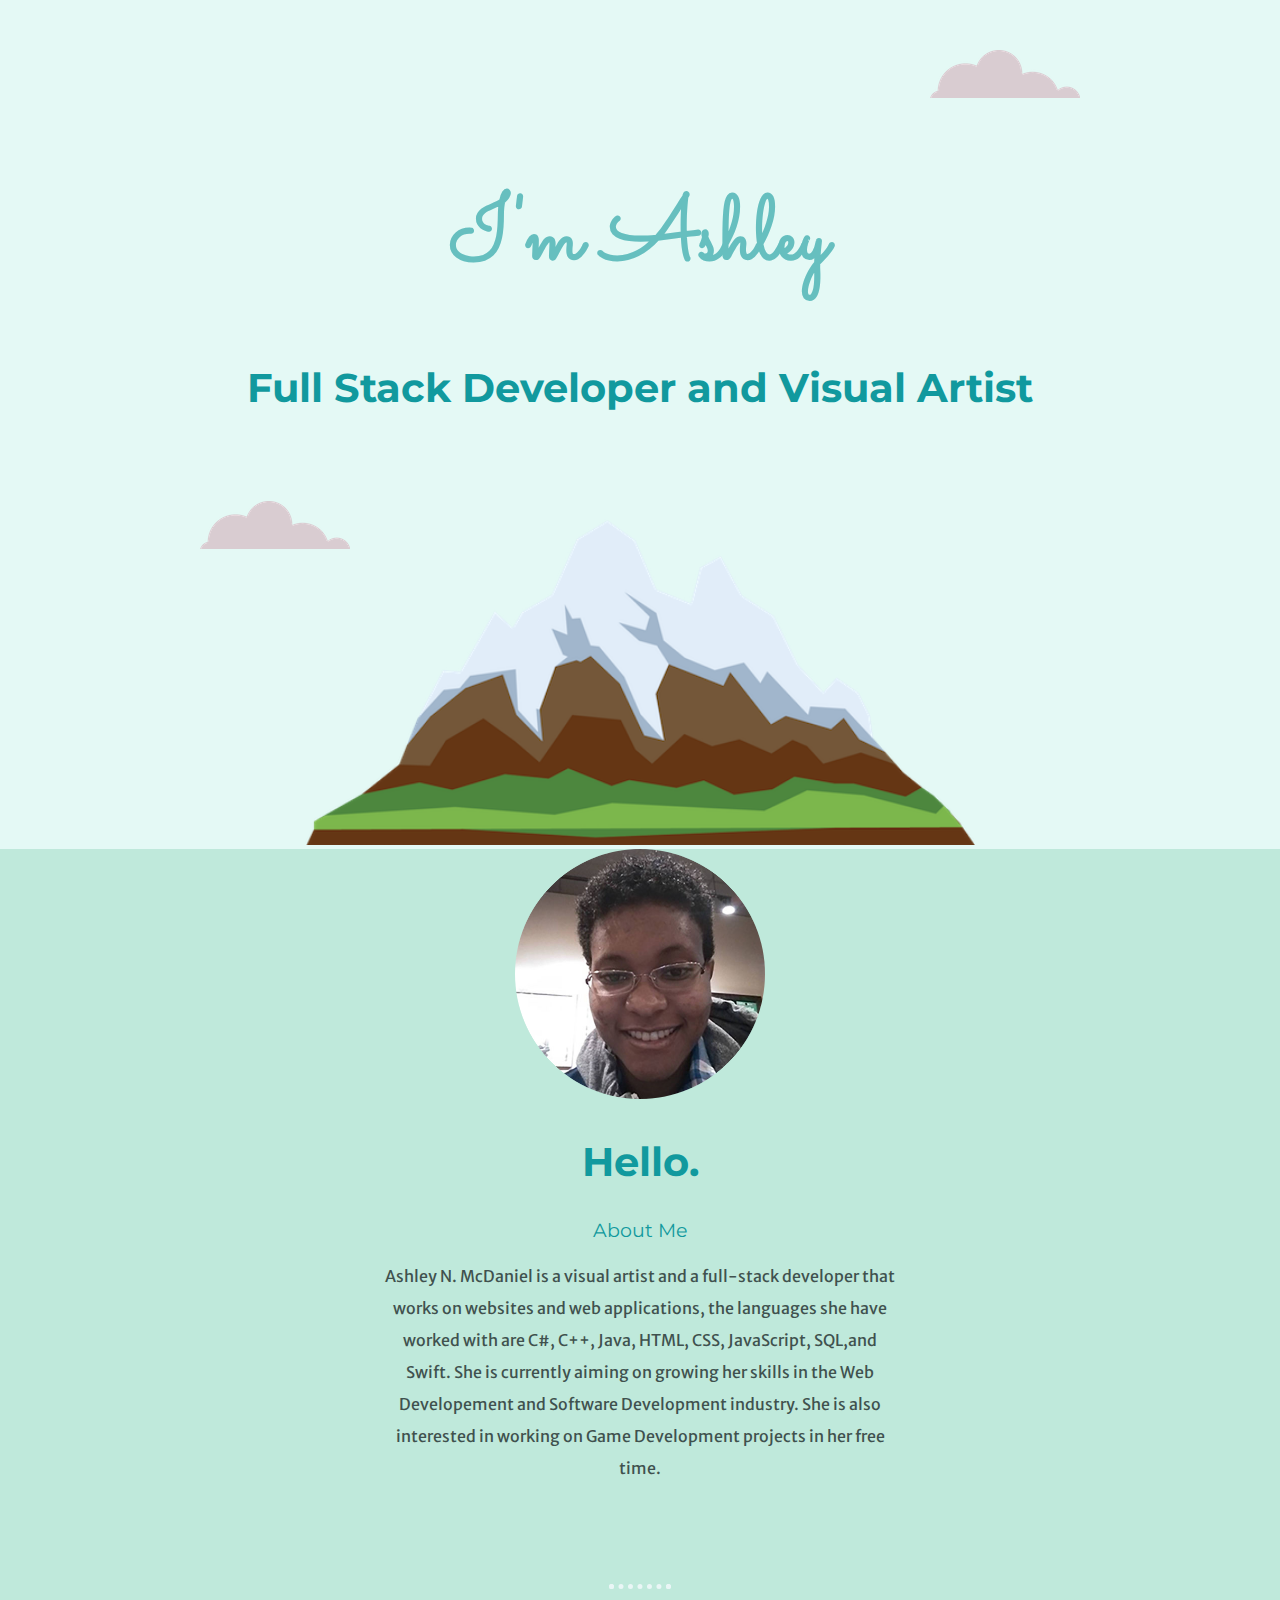
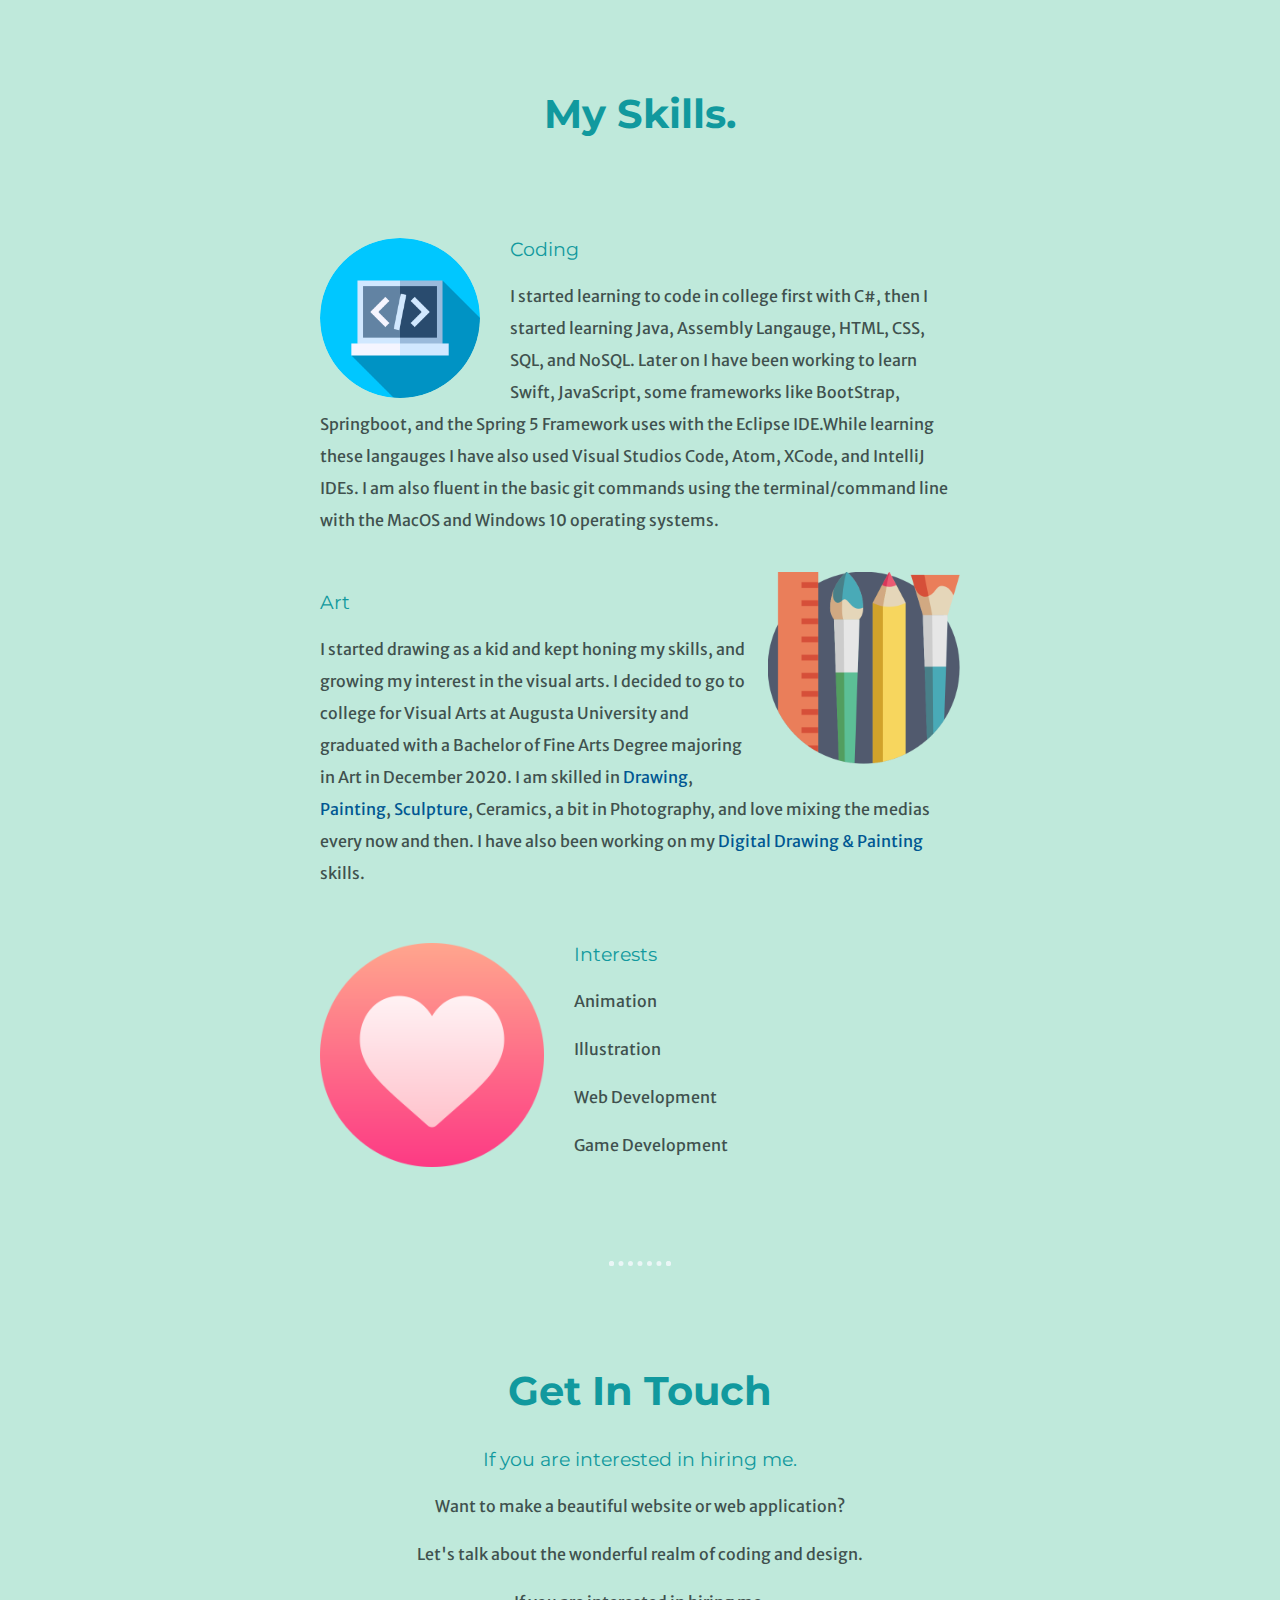
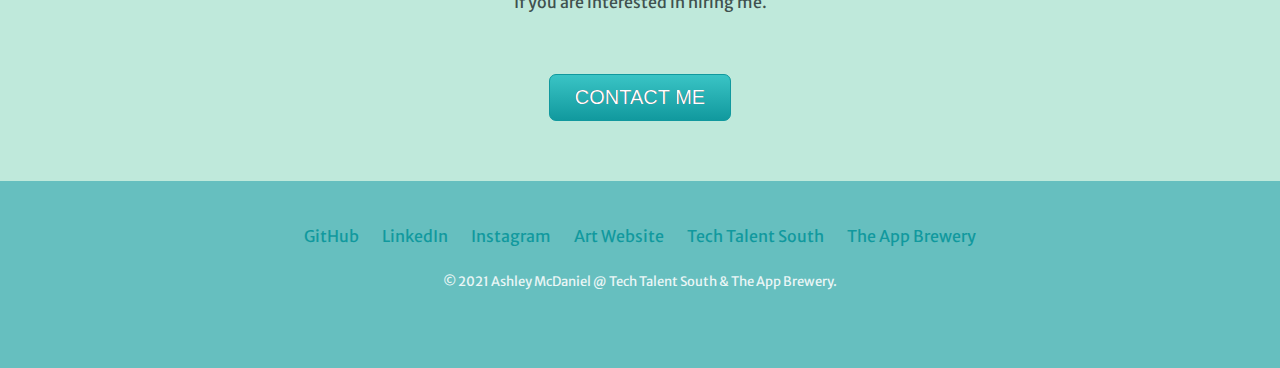
<file: index.html>
<!DOCTYPE html>
<html lang="en" dir="ltr">

<head>
  <meta charset="utf-8">
  <title>Ashley McDaniel</title>
  <link rel="stylesheet" type="text/css" href="css/styles.css">
  <!--Added an icon for tab-->
  <link rel="icon" href="images/favicon.ico">

  <!--Embedded font links-->
  <link rel="preconnect" href="https://fonts.googleapis.com">
  <link rel="preconnect" href="https://fonts.gstatic.com" crossorigin>
  <link href="https://fonts.googleapis.com/css2?family=Merriweather+Sans:wght@300&family=Montserrat&family=Sacramento&display=swap" rel="stylesheet">
</head>

<body>
  <div class="top-div">
    <img class="top-cloud" src="images/cloud.png" alt="Cloud">
    <h1>I'm Ashley</h1>
    <h2 id="font-weight-top">Full <span>Stack Developer</span> and Visual Artist</h2>
    <img class="bottom-cloud" src="images/cloud.png" alt="Cloud">
    <img class="mountain" src="images/mountain.png" alt="mountain">
  </div>

  <div class="middle-container">
    <div class="profile">
      <img class="photo" src="images/Ashley_McDaniel_circle_crop.png" alt="Image of Ashley McDaniel">
      <h2>Hello.</h2>
      <h3>About Me</h3>
      <p id="para-width">Ashley N. McDaniel is a visual artist and a full-stack developer that works
        on websites and web applications, the languages she have worked with are C#, C++,
        Java, HTML, CSS, JavaScript, SQL,and Swift. She is currently aiming on growing her
        skills in the Web Developement and Software Development industry. She is also
        interested in working on Game Development projects in her free time.</p>
    </div>
    <hr>
    <div class="skills">
      <h2>My Skills.</h2>
      <div class="skill-row middle-container">
        <img class="computer" src="images/programming.png" alt="html tagged computer">
        <h3>Coding</h3>
        <p>I started learning to code in college first with C#, then I started learning Java, Assembly Langauge, HTML, CSS, SQL, and NoSQL.
          Later on I have been working to learn Swift, JavaScript, some frameworks like BootStrap, Springboot, and the Spring 5 Framework uses
          with the Eclipse IDE.While learning these langauges I have also used Visual Studios Code, Atom, XCode, and IntelliJ IDEs. I am also
          fluent in the basic git commands using the terminal/command line with the MacOS and Windows 10 operating systems. </p>

        <br>
        <img class="tools" src="images/tools.png" alt="art tools">
        <h3>Art</h3>
        <p>I started drawing as a kid and kept honing my skills, and growing my interest in the visual arts.
          I decided to go to college for Visual Arts at Augusta University and graduated with a Bachelor of
          Fine Arts Degree majoring in Art in December 2020. I am skilled in <a href="https://amcrescentthornartgallery.weebly.com/drawing.html">Drawing</a>,
          <a href="https://amcrescentthornartgallery.weebly.com/painting.html">Painting</a>,
          <a href="https://amcrescentthornartgallery.weebly.com/sculpture--ceramics-gallery.html">Sculpture</a>, Ceramics,
          a bit in Photography, and love mixing the medias every now and then. I have also been working on my
          <a href="https://www.instagram.com/am_crescentthorn_art/">Digital Drawing & Painting</a> skills.
        </p>

        <br>
        <div class="skill-text">
          <img class="heart" src="images/heart.png" alt="heart icon">
          <h3>Interests</h3>
          <p>Animation</p>
          <p>Illustration</p>
          <p id="adjust-dimensions">Web Development</p>
          <p id="adjust-dimensions-2" class="interests-end ">Game Development</p>
        </div>
      </div>
      <hr>
      <div class="contact-me">
        <h2>Get In Touch</h2>
        <h3>If you are interested in hiring me.</h3>
        <p>Want to make a beautiful website or web application?</p>
        <p>Let's talk about the wonderful realm of coding and design.</p>
        <p>If you are interested in hiring me.</p>
        <br>
        <br>
        <a class="button" href="mailto:ashleymcdaniel9525@gmail.com">CONTACT ME</a>
      </div>
    </div>
    <br>
    <br>
    <br>
    <div class="bottom-container">
      <br>
      <div class="links-padding-footer">
        <a class="footer-link" href="https://github.com/CoderOfArtMagic95">GitHub</a>
        <a class="footer-link" href="https://www.linkedin.com/in/ashley-mcdaniel-11875b173/">LinkedIn</a>
        <a class="footer-link" href="https://www.instagram.com/am_crescentthorn_art/">Instagram</a>
        <a class="footer-link" href="https://amcrescentthornartgallery.weebly.com/">Art Website</a>
        <a class="footer-link" href="https://www.techtalentsouth.com/">Tech Talent South</a>
        <a class="footer-link" href="https://www.appbrewery.co/">The App Brewery</a>
      </div>
      <br>
      <p id="copyright">© 2021 Ashley McDaniel @ Tech Talent South & The App Brewery.</p>
    </div>

</body>

</html>
</file>
<file: css/styles.css>
a {
  color: #005792;
  text-decoration: none;
}
a:hover {
    color: red;
    /*color: :#EAF6F6;*/
}
body {
  background-color: #BFE9DB;
  color: #40514E;
  /*If you don't want to use the default san-serif font, etc. do this*/
  /* font-family: verdana, sans-serif; */
  /*backup fonts*/
  font-family: 'Merriweather Sans', sans-serif;
  height: 550px;
  /*changes all the margins of the body tag */
  font-size: 16px;
  margin: auto;
  text-align: center;
}
/*Sets the h1 elements top margin to 0*/
h1 {
  margin: 50px auto 0px auto;
  color: #66BFBF;
  font-family: 'Sacramento', cursive;
  font-size: 5.625rem;
  /*root em ignore parent element font sizes*/
  /* 100% == 16px ... 90px /16 == 562.5%*/
  /* 1em == 16px*/
  line-height: 2;
}

h2 {
  color: #11999E;
  font-family: 'Montserrat', sans-serif;
  font-size: 2.5rem;
  /*equivalent to 40 px ... 40/ 16 == 2.5 rem*/
}

h3 {
  color: #11999E;
  font-family: 'Montserrat', sans-serif;
  font-weight: 400;
}
hr {
  border-style: none;
  border: dotted #EAF6F6 5px;
  border-bottom: none;
  margin: 100px auto;
  width: 4%
}

p{
  line-height: 2;
}

#adjust-dimensions{
  margin-left: 150px;
}
#adjust-dimensions-2{
  margin-left: 150px;
}
#copyright {
  color: #EAF6F6;
  font-size: 13px;
  padding-top: 30px;
  padding-bottom: 20px;
}
#font-weight-top {
  font-weight: bolder;
}

#para-width {
  margin: auto;
  text-align: center;
  width: 40%;
}

/*
.code-skill-description{
 /* Anti- float
  clear: left;
}

.art-skill-description{
  clear: right;
} */

.bottom-cloud {
  position: absolute;
  left: 200px;
  bottom: 300px;
}

.bottom-container {
  background-color: #66BFBF;
  margin-bottom: 150px;
  padding-bottom: 40px;
  padding-top: 20px;
  /*height: 200px;
  margin-left: 150px;
  padding-bottom: 40px;
  padding: 20px;
  text-align: center;
  width: 70%; */
}

.button {
  background: #3AC4C5;
  background-image: -webkit-linear-gradient(top, #3AC4C5, #11999E);
  background-image: -moz-linear-gradient(top, #3AC4C5, #11999E);
  background-image: -ms-linear-gradient(top, #3AC4C5, #11999E);
  background-image: -o-linear-gradient(top, #3AC4C5, #11999E);
  background-image: -webkit-gradient(to bottom, #3AC4C5, #11999E);
  -webkit-border-radius: 7px;
  -moz-border-radius: 7px;
  border-radius: 7px;
  height: 5px;
  line-height: 5px;
  color: #FFFFFF;
  font-family: Helvetica;
  width: 140px;
  font-size: 20px;
  font-weight: 400;
  padding: 20px;
  -webkit-box-shadow: 0 0 0 0 #000000;
  -moz-box-shadow: 0 0 0 0 #000000;
  box-shadow: 0 0 0 0 #000000;
  text-shadow: 0 0 0 #000000;
  border: solid #11999E 1px;
  text-decoration: none;
  display: inline-block;
  cursor: pointer;
  text-align: center;
}

.button:hover {
  border: solid #337FED 1px;
  background: #1E62D0;
  background-image: -webkit-linear-gradient(top, #1E62D0, #3D94F6);
  background-image: -moz-linear-gradient(top, #1E62D0, #3D94F6);
  background-image: -ms-linear-gradient(top, #1E62D0, #3D94F6);
  background-image: -o-linear-gradient(top, #1E62D0, #3D94F6);
  background-image: -webkit-gradient(to bottom, #1E62D0, #3D94F6);
  -webkit-border-radius: 7px;
  -moz-border-radius: 7px;
  border-radius: 7px;
  text-decoration: none;
}

.contact-me{
  width: 40%;
  margin: auto;
}

.computer {
  /*makes the image have a circular shape border... the image is circular instead of being a box */
  border-radius: 100%;
  width: 25%;
  float: left;
  margin-right: 30px;
}

.footer-link {
  color: #11999E;
  height: 400px;
  text-decoration: none;
  margin: auto 10px;
}

.footer-link:hover {
    color: white;
    /*color: :#EAF6F6;*/
}

.heart {
  width: 35%;
  float: left;
  margin-right: 30px;
}
.links-padding-footer {
  margin-top: 5px;
  margin-bottom: -40px;
}

.middle-container {
  /* background-color: #C0FFB3;
  text-align: center;
  /*height: 200px;
  margin-left: 150px;
  padding: 20px;
  width: 70%; */
}
.mountain {
  height: 400px;
  bottom: -10px;
}

.photo {
  height: 250px;
}

.skill-row {
  width: 50%;
  margin: 100px auto;
  text-align: left;
  font-size: 16px;
}

.skill-text {
  font-size: 16px;
  line-height: normal;
}

.top-cloud {
  position: absolute;
  right: 200px;
  top: 50px;
}

.top-div {
  background-color: #E4F9F5;
  position: relative;
  padding-top: 100px;
}
.tools {
  width: 30%;
  float: right;
  margin-left: 20px;
}
</file>
